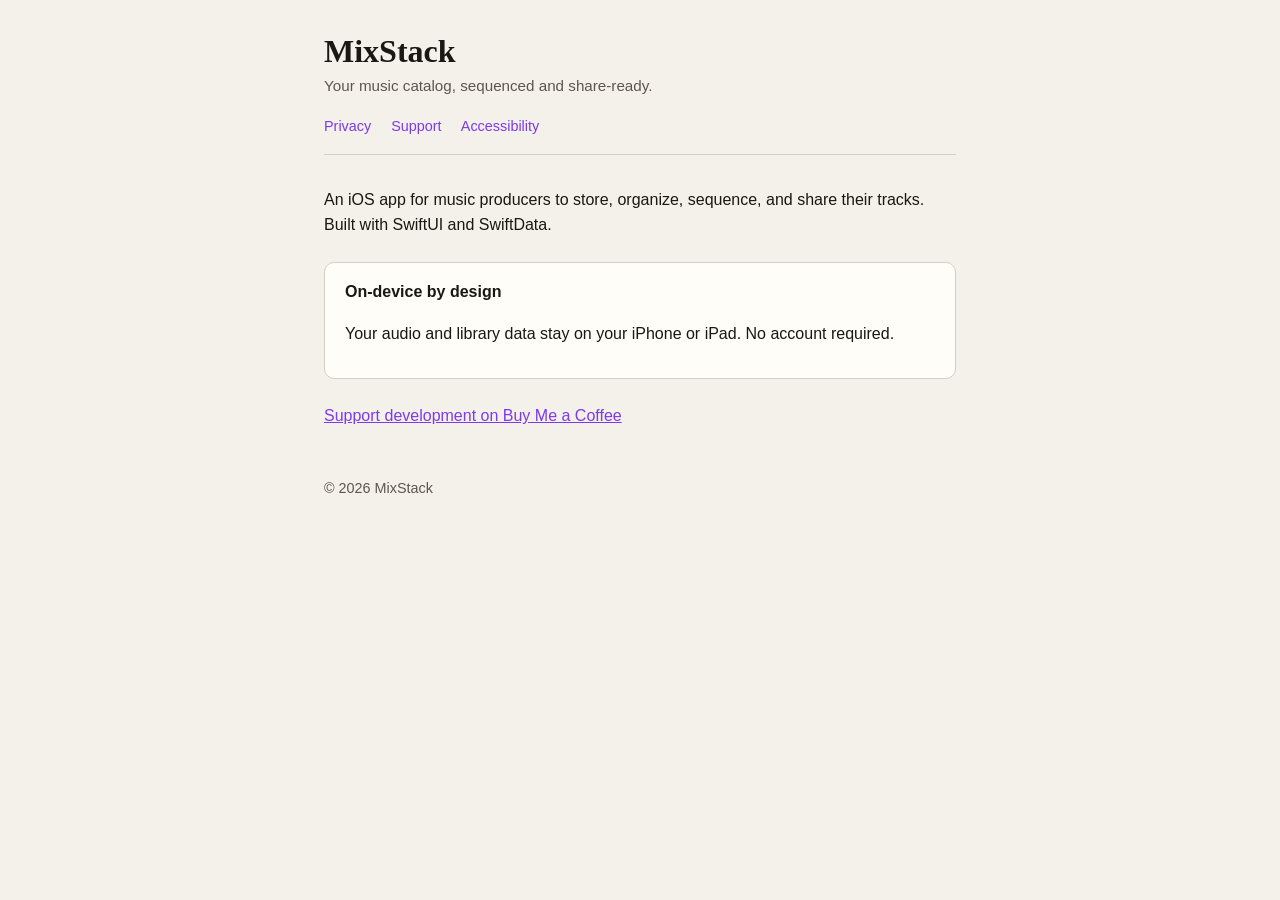
<file: docs/index.html>
<!DOCTYPE html>
<html lang="en">
<head>
  <meta charset="utf-8">
  <meta name="viewport" content="width=device-width, initial-scale=1">
  <title>MixStack</title>
  <link rel="stylesheet" href="assets/style.css">
</head>
<body>
  <main>
    <header>
      <h1>MixStack</h1>
      <p class="subtitle">Your music catalog, sequenced and share-ready.</p>
      <nav>
        <a href="privacy.html">Privacy</a>
        <a href="support.html">Support</a>
        <a href="accessibility.html">Accessibility</a>
      </nav>
    </header>
    <p>An iOS app for music producers to store, organize, sequence, and share
       their tracks. Built with SwiftUI and SwiftData.</p>
    <div class="card">
      <strong>On-device by design</strong>
      <p>Your audio and library data stay on your iPhone or iPad. No account required.</p>
    </div>
    <p><a href="https://buymeacoffee.com/jacobrozelq">Support development on Buy Me a Coffee</a></p>
    <footer>© 2026 MixStack</footer>
  </main>
</body>
</html>
</file>
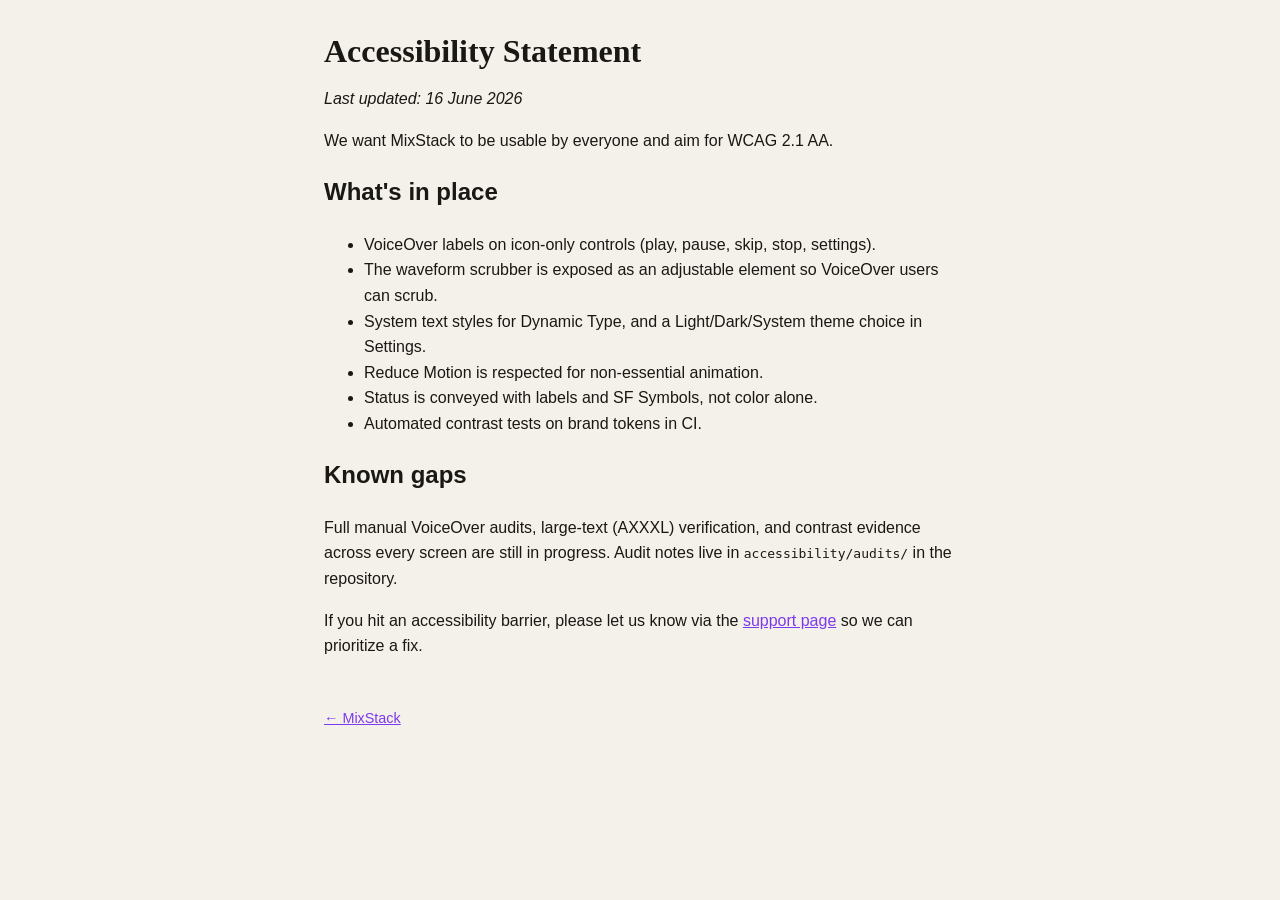
<file: docs/accessibility.html>
<!DOCTYPE html>
<html lang="en">
<head>
  <meta charset="utf-8">
  <meta name="viewport" content="width=device-width, initial-scale=1">
  <title>MixStack — Accessibility</title>
  <link rel="stylesheet" href="assets/style.css">
</head>
<body>
  <main>
    <h1>Accessibility Statement</h1>
    <p><em>Last updated: 16 June 2026</em></p>

    <p>We want MixStack to be usable by everyone and aim for WCAG 2.1 AA.</p>

    <h2>What's in place</h2>
    <ul>
      <li>VoiceOver labels on icon-only controls (play, pause, skip, stop, settings).</li>
      <li>The waveform scrubber is exposed as an adjustable element so VoiceOver
          users can scrub.</li>
      <li>System text styles for Dynamic Type, and a Light/Dark/System theme
          choice in Settings.</li>
      <li>Reduce Motion is respected for non-essential animation.</li>
      <li>Status is conveyed with labels and SF Symbols, not color alone.</li>
      <li>Automated contrast tests on brand tokens in CI.</li>
    </ul>

    <h2>Known gaps</h2>
    <p>Full manual VoiceOver audits, large-text (AXXXL) verification, and contrast
       evidence across every screen are still in progress. Audit notes live in
       <code>accessibility/audits/</code> in the repository.</p>
    <p>If you hit an accessibility barrier, please let us know via the
       <a href="support.html">support page</a> so we can prioritize a fix.</p>

    <footer><a href="index.html">← MixStack</a></footer>
  </main>
</body>
</html>
</file>
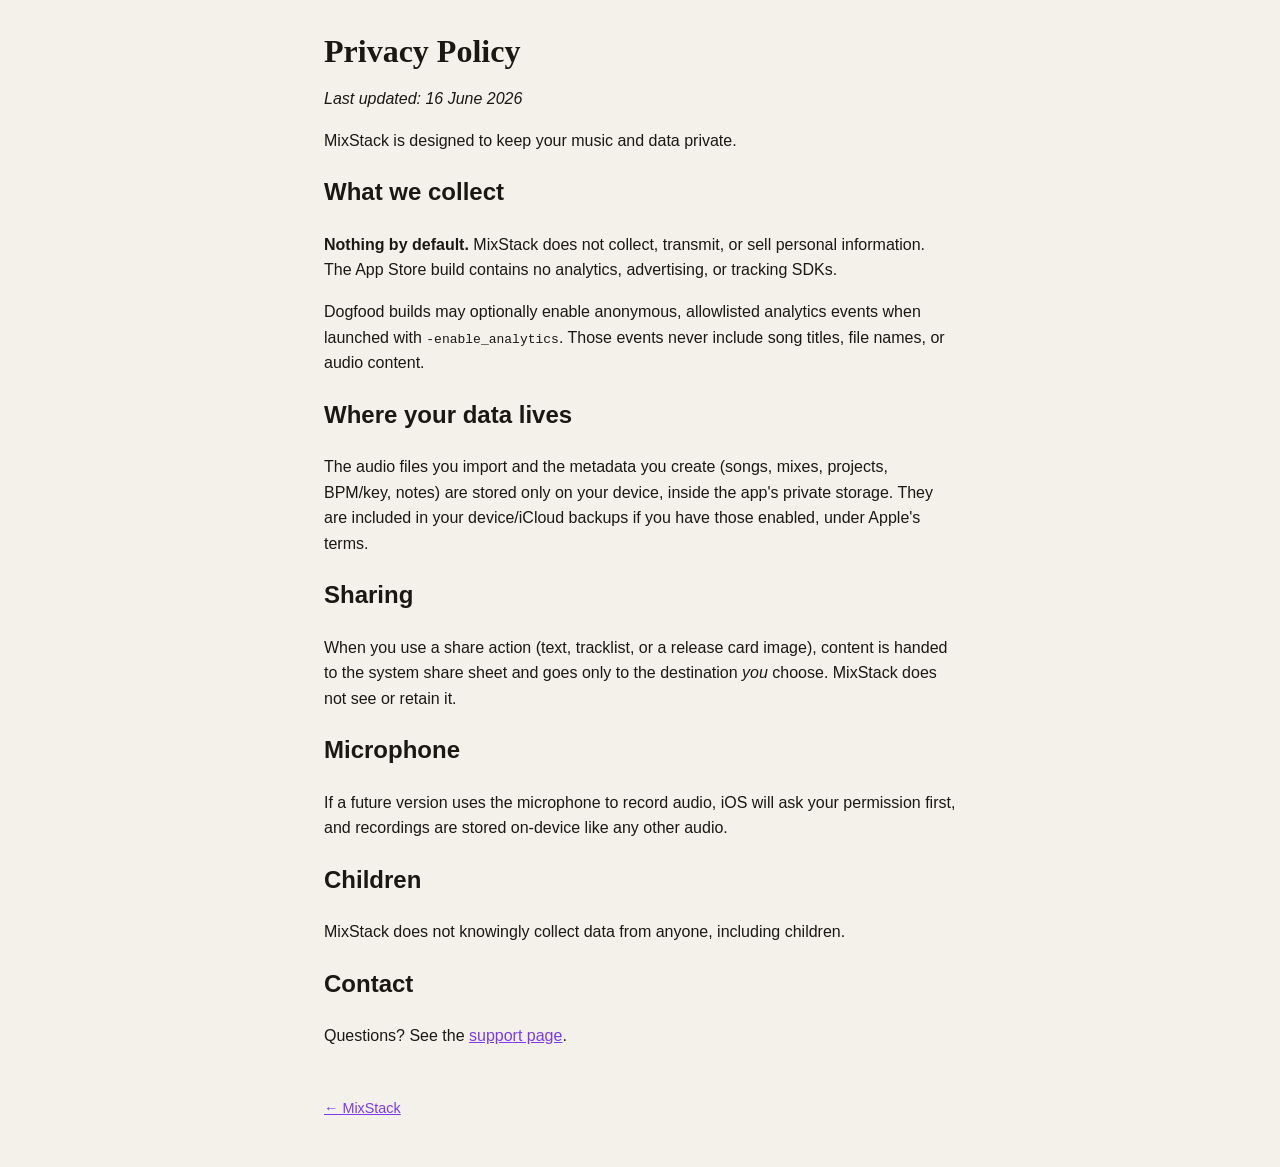
<file: docs/privacy.html>
<!DOCTYPE html>
<html lang="en">
<head>
  <meta charset="utf-8">
  <meta name="viewport" content="width=device-width, initial-scale=1">
  <title>MixStack — Privacy Policy</title>
  <link rel="stylesheet" href="assets/style.css">
</head>
<body>
  <main>
    <h1>Privacy Policy</h1>
    <p><em>Last updated: 16 June 2026</em></p>

    <p>MixStack is designed to keep your music and data private.</p>

    <h2>What we collect</h2>
    <p><strong>Nothing by default.</strong> MixStack does not collect, transmit, or
       sell personal information. The App Store build contains no analytics,
       advertising, or tracking SDKs.</p>
    <p>Dogfood builds may optionally enable anonymous, allowlisted analytics
       events when launched with <code>-enable_analytics</code>. Those events
       never include song titles, file names, or audio content.</p>

    <h2>Where your data lives</h2>
    <p>The audio files you import and the metadata you create (songs, mixes,
       projects, BPM/key, notes) are stored only on your device, inside the app's
       private storage. They are included in your device/iCloud backups if you
       have those enabled, under Apple's terms.</p>

    <h2>Sharing</h2>
    <p>When you use a share action (text, tracklist, or a release card image),
       content is handed to the system share sheet and goes only to the
       destination <em>you</em> choose. MixStack does not see or retain it.</p>

    <h2>Microphone</h2>
    <p>If a future version uses the microphone to record audio, iOS will ask your
       permission first, and recordings are stored on-device like any other audio.</p>

    <h2>Children</h2>
    <p>MixStack does not knowingly collect data from anyone, including children.</p>

    <h2>Contact</h2>
    <p>Questions? See the <a href="support.html">support page</a>.</p>

    <footer><a href="index.html">← MixStack</a></footer>
  </main>
</body>
</html>
</file>
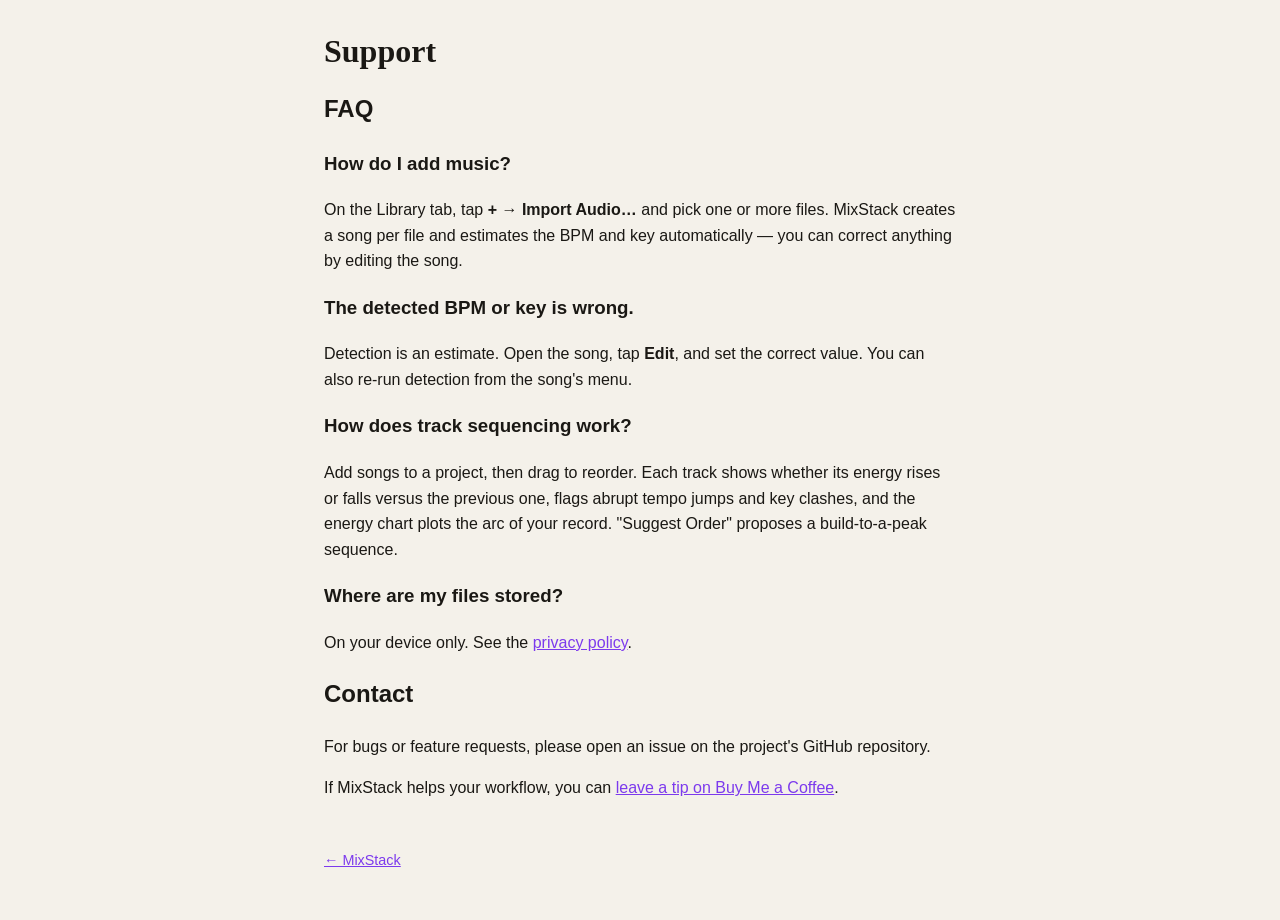
<file: docs/support.html>
<!DOCTYPE html>
<html lang="en">
<head>
  <meta charset="utf-8">
  <meta name="viewport" content="width=device-width, initial-scale=1">
  <title>MixStack — Support</title>
  <link rel="stylesheet" href="assets/style.css">
</head>
<body>
  <main>
    <h1>Support</h1>

    <h2>FAQ</h2>

    <h3>How do I add music?</h3>
    <p>On the Library tab, tap <strong>+ → Import Audio…</strong> and pick one or
       more files. MixStack creates a song per file and estimates the BPM and
       key automatically — you can correct anything by editing the song.</p>

    <h3>The detected BPM or key is wrong.</h3>
    <p>Detection is an estimate. Open the song, tap <strong>Edit</strong>, and set
       the correct value. You can also re-run detection from the song's menu.</p>

    <h3>How does track sequencing work?</h3>
    <p>Add songs to a project, then drag to reorder. Each track shows whether its
       energy rises or falls versus the previous one, flags abrupt tempo jumps and
       key clashes, and the energy chart plots the arc of your record. "Suggest
       Order" proposes a build-to-a-peak sequence.</p>

    <h3>Where are my files stored?</h3>
    <p>On your device only. See the <a href="privacy.html">privacy policy</a>.</p>

    <h2>Contact</h2>
    <p>For bugs or feature requests, please open an issue on the project's GitHub
       repository.</p>
    <p>If MixStack helps your workflow, you can
       <a href="https://buymeacoffee.com/jacobrozelq">leave a tip on Buy Me a Coffee</a>.</p>

    <footer><a href="index.html">← MixStack</a></footer>
  </main>
</body>
</html>
</file>
<file: docs/assets/style.css>
:root {
  color-scheme: light dark;
  --text: #1a1814;
  --muted: #5c574e;
  --bg: #f4f1ea;
  --card: #fffdf8;
  --link: #7c3aed;
  --border: #d4cfc4;
  --accent: #7c3aed;
}

@media (prefers-color-scheme: dark) {
  :root {
    --text: #e8e5dc;
    --muted: #9a978c;
    --bg: #0b0c0f;
    --card: #15171e;
    --link: #9f67ff;
    --border: #2a2d38;
    --accent: #9f67ff;
  }
}

* {
  box-sizing: border-box;
}

body {
  margin: 0;
  font-family: -apple-system, BlinkMacSystemFont, "Segoe UI", Roboto, Helvetica, Arial, sans-serif;
  line-height: 1.6;
  color: var(--text);
  background: var(--bg);
}

main {
  max-width: 42rem;
  margin: 0 auto;
  padding: 2rem 1.25rem 3rem;
}

header {
  margin-bottom: 2rem;
  padding-bottom: 1rem;
  border-bottom: 1px solid var(--border);
}

h1 {
  font-family: ui-serif, "New York", Georgia, serif;
  font-size: 2rem;
  line-height: 1.2;
  margin: 0 0 0.25rem;
}

.subtitle {
  margin: 0;
  color: var(--muted);
  font-size: 0.95rem;
}

nav {
  margin-top: 1rem;
  font-size: 0.9rem;
}

nav a {
  color: var(--link);
  text-decoration: none;
  margin-right: 1rem;
}

nav a:hover {
  text-decoration: underline;
}

.card {
  background: var(--card);
  border: 1px solid var(--border);
  border-radius: 10px;
  padding: 1rem 1.25rem;
  margin: 1.5rem 0;
}

footer {
  margin-top: 3rem;
  color: var(--muted);
  font-size: 0.9rem;
}

a {
  color: var(--link);
}
</file>
